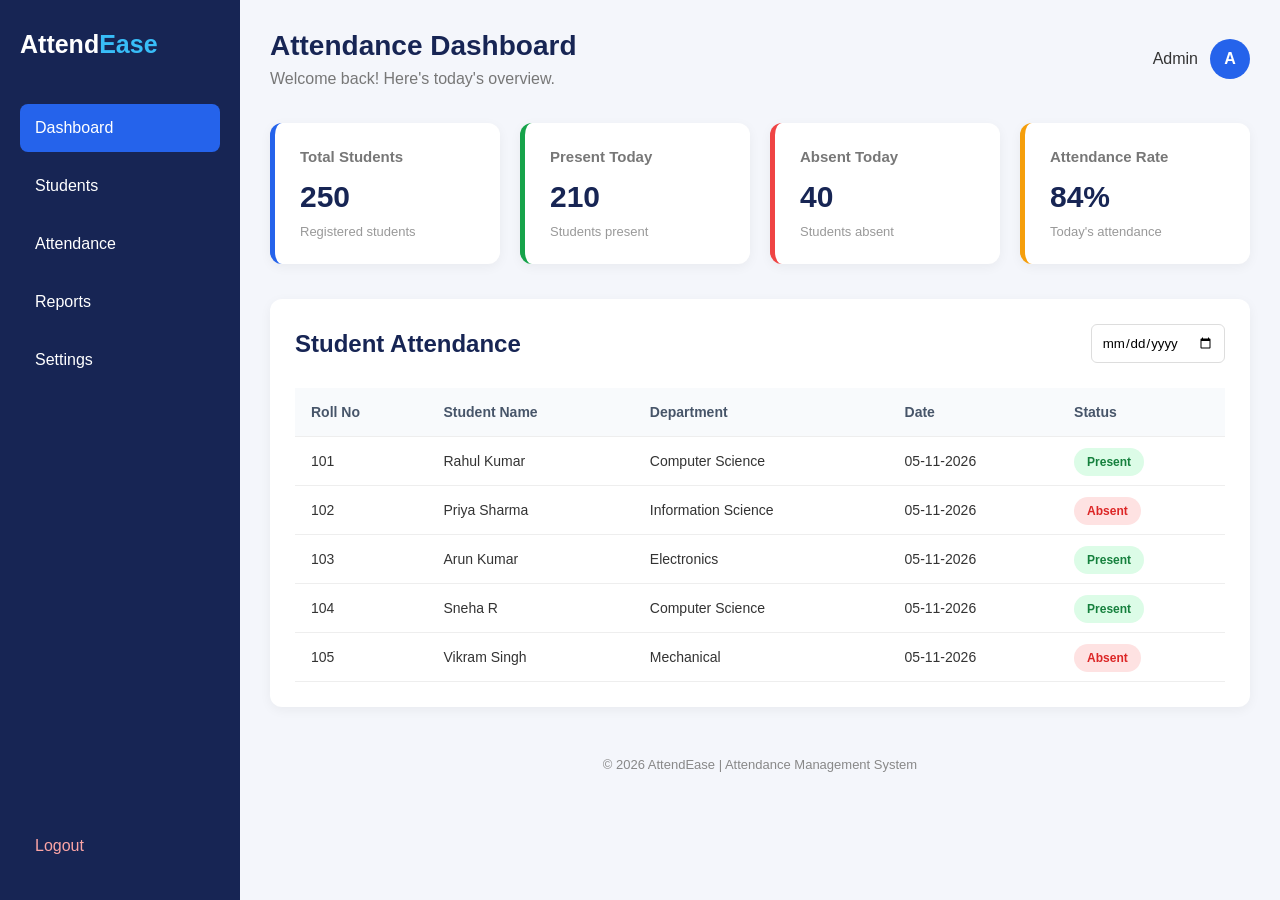
<file: docs/Index.html>
<!DOCTYPE html>
<html lang="en">
<head>
    <meta charset="UTF-8">
    <meta name="viewport" content="width=device-width, initial-scale=1.0">
    <title>Attendance Portal</title>
    <link rel="stylesheet" href="style.css">
</head>
<body>

<div class="container">

    <!-- Sidebar -->
    <aside class="sidebar">
        <h2>Attend<span>Ease</span></h2>

        <ul>
            <li class="active">Dashboard</li>
            <li>Students</li>
            <li>Attendance</li>
            <li>Reports</li>
            <li>Settings</li>
        </ul>

        <div class="logout">Logout</div>
    </aside>

    <!-- Main Content -->
    <main class="main-content">

        <header>
            <div>
                <h1>Attendance Dashboard</h1>
                <p>Welcome back! Here's today's overview.</p>
            </div>
            <div class="profile">
                <span>Admin</span>
                <div class="avatar">A</div>
            </div>
        </header>

        <!-- Summary Cards -->
        <section class="cards">

            <div class="card">
                <h3>Total Students</h3>
                <h2>250</h2>
                <p>Registered students</p>
            </div>

            <div class="card present">
                <h3>Present Today</h3>
                <h2>210</h2>
                <p>Students present</p>
            </div>

            <div class="card absent">
                <h3>Absent Today</h3>
                <h2>40</h2>
                <p>Students absent</p>
            </div>

            <div class="card percentage">
                <h3>Attendance Rate</h3>
                <h2>84%</h2>
                <p>Today's attendance</p>
            </div>

        </section>

        <!-- Attendance Table -->
        <section class="attendance-section">

            <div class="section-header">
                <h2>Student Attendance</h2>
                <input type="date" id="date">
            </div>

            <div class="table-container">
                <table>
                    <thead>
                    <tr>
                        <th>Roll No</th>
                        <th>Student Name</th>
                        <th>Department</th>
                        <th>Date</th>
                        <th>Status</th>
                    </tr>
                    </thead>

                    <tbody>
                    <tr>
                        <td>101</td>
                        <td>Rahul Kumar</td>
                        <td>Computer Science</td>
                        <td>05-11-2026</td>
                        <td><span class="status present-status">Present</span></td>
                    </tr>

                    <tr>
                        <td>102</td>
                        <td>Priya Sharma</td>
                        <td>Information Science</td>
                        <td>05-11-2026</td>
                        <td><span class="status absent-status">Absent</span></td>
                    </tr>

                    <tr>
                        <td>103</td>
                        <td>Arun Kumar</td>
                        <td>Electronics</td>
                        <td>05-11-2026</td>
                        <td><span class="status present-status">Present</span></td>
                    </tr>

                    <tr>
                        <td>104</td>
                        <td>Sneha R</td>
                        <td>Computer Science</td>
                        <td>05-11-2026</td>
                        <td><span class="status present-status">Present</span></td>
                    </tr>

                    <tr>
                        <td>105</td>
                        <td>Vikram Singh</td>
                        <td>Mechanical</td>
                        <td>05-11-2026</td>
                        <td><span class="status absent-status">Absent</span></td>
                    </tr>
                    </tbody>
                </table>
            </div>

        </section>

        <footer>
            © 2026 AttendEase | Attendance Management System
        </footer>

    </main>
</div>

</body>
</html>
</file>
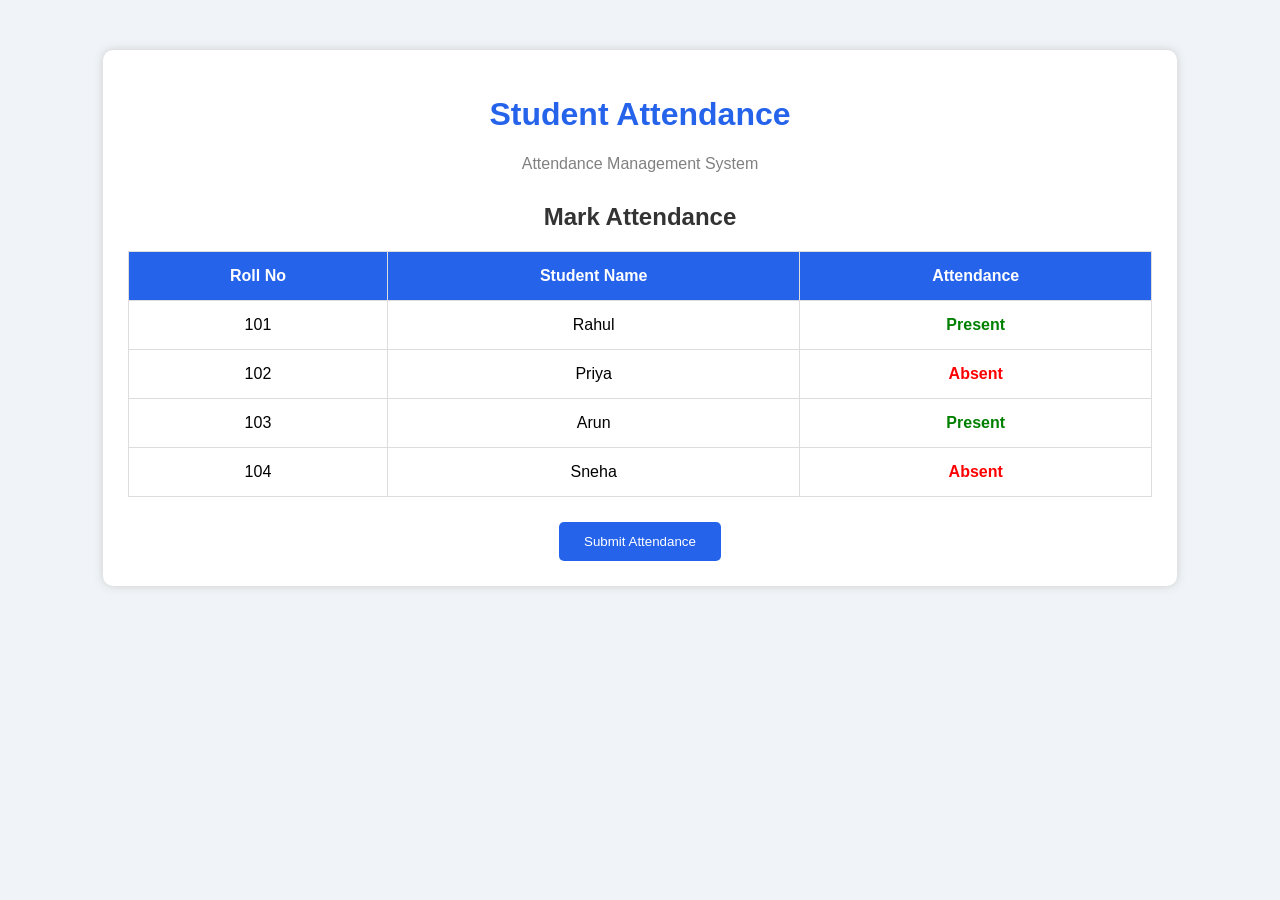
<file: src/main/resources/Index.html>
<!DOCTYPE html>
<html>
<head>
    <title>Student Attendance</title>
    <link rel="stylesheet" href="style.css">
</head>
<body>

<div class="container">
    <h1>Student Attendance</h1>
    <p>Attendance Management System</p>

    <h2>Mark Attendance</h2>

    <table>
        <tr>
            <th>Roll No</th>
            <th>Student Name</th>
            <th>Attendance</th>
        </tr>

        <tr>
            <td>101</td>
            <td>Rahul</td>
            <td><span class="present">Present</span></td>
        </tr>

        <tr>
            <td>102</td>
            <td>Priya</td>
            <td><span class="absent">Absent</span></td>
        </tr>

        <tr>
            <td>103</td>
            <td>Arun</td>
            <td><span class="present">Present</span></td>
        </tr>

        <tr>
            <td>104</td>
            <td>Sneha</td>
            <td><span class="absent">Absent</span></td>
        </tr>
    </table>

    <button>Submit Attendance</button>
</div>

</body>
</html>
</file>
<file: docs/style.css>
* {
    margin: 0;
    padding: 0;
    box-sizing: border-box;
    font-family: Arial, sans-serif;
}

body {
    background: #f4f6fb;
    color: #333;
}

.container {
    display: flex;
    min-height: 100vh;
}

/* Sidebar */

.sidebar {
    width: 240px;
    background: #172554;
    color: white;
    padding: 30px 20px;
    display: flex;
    flex-direction: column;
}

.sidebar h2 {
    margin-bottom: 45px;
    font-size: 25px;
}

.sidebar h2 span {
    color: #38bdf8;
}

.sidebar ul {
    list-style: none;
}

.sidebar ul li {
    padding: 15px;
    margin-bottom: 10px;
    border-radius: 8px;
    cursor: pointer;
    transition: 0.3s;
}

.sidebar ul li:hover,
.sidebar ul li.active {
    background: #2563eb;
}

.logout {
    margin-top: auto;
    padding: 15px;
    cursor: pointer;
    color: #fca5a5;
}

/* Main Content */

.main-content {
    flex: 1;
    padding: 30px;
    min-width: 0;
}

header {
    display: flex;
    justify-content: space-between;
    align-items: center;
    margin-bottom: 35px;
}

header h1 {
    font-size: 28px;
    color: #172554;
    margin-bottom: 8px;
}

header p {
    color: #777;
}

.profile {
    display: flex;
    align-items: center;
    gap: 12px;
}

.avatar {
    background: #2563eb;
    color: white;
    width: 40px;
    height: 40px;
    border-radius: 50%;
    display: grid;
    place-items: center;
    font-weight: bold;
}

/* Dashboard Cards */

.cards {
    display: grid;
    grid-template-columns: repeat(4, 1fr);
    gap: 20px;
    margin-bottom: 35px;
}

.card {
    background: white;
    padding: 25px;
    border-radius: 12px;
    box-shadow: 0 3px 12px rgba(0,0,0,0.05);
    border-left: 5px solid #2563eb;
}

.card h3 {
    font-size: 15px;
    color: #777;
    margin-bottom: 15px;
}

.card h2 {
    font-size: 30px;
    color: #172554;
    margin-bottom: 10px;
}

.card p {
    font-size: 13px;
    color: #999;
}

.card.present {
    border-color: #16a34a;
}

.card.absent {
    border-color: #ef4444;
}

.card.percentage {
    border-color: #f59e0b;
}

/* Attendance Table */

.attendance-section {
    background: white;
    padding: 25px;
    border-radius: 12px;
    box-shadow: 0 3px 12px rgba(0,0,0,0.05);
}

.section-header {
    display: flex;
    justify-content: space-between;
    align-items: center;
    margin-bottom: 25px;
}

.section-header h2 {
    color: #172554;
}

.section-header input {
    padding: 10px;
    border: 1px solid #ddd;
    border-radius: 6px;
    outline: none;
}

.table-container {
    width: 100%;
    overflow-x: auto;
}

table {
    width: 100%;
    border-collapse: collapse;
    min-width: 650px;
}

th, td {
    padding: 16px;
    text-align: left;
    border-bottom: 1px solid #eee;
}

th {
    background: #f8fafc;
    color: #475569;
    font-size: 14px;
}

td {
    font-size: 14px;
}

tr:hover {
    background: #f8fafc;
}

/* Status Labels */

.status {
    padding: 7px 13px;
    border-radius: 20px;
    font-size: 12px;
    font-weight: bold;
}

.present-status {
    background: #dcfce7;
    color: #15803d;
}

.absent-status {
    background: #fee2e2;
    color: #dc2626;
}

/* Footer */

footer {
    text-align: center;
    padding: 25px;
    margin-top: 25px;
    color: #888;
    font-size: 13px;
}

/* Responsive Design */

@media (max-width: 1000px) {
    .cards {
        grid-template-columns: repeat(2, 1fr);
    }
}

@media (max-width: 700px) {
    .container {
        flex-direction: column;
    }

    .sidebar {
        width: 100%;
        padding: 15px;
    }

    .sidebar h2 {
        margin-bottom: 15px;
    }

    .sidebar ul {
        display: flex;
        flex-wrap: wrap;
        gap: 5px;
    }

    .sidebar ul li {
        padding: 10px;
        margin: 0;
    }

    .logout {
        margin-top: 10px;
    }

    .main-content {
        padding: 18px;
    }

    header {
        align-items: flex-start;
        gap: 15px;
        flex-direction: column;
    }

    header h1 {
        font-size: 23px;
    }

    .cards {
        grid-template-columns: 1fr;
    }

    .section-header {
        align-items: flex-start;
        flex-direction: column;
        gap: 15px;
    }
}
</file>
<file: src/main/resources/style.css>
body {
    font-family: Arial, sans-serif;
    background-color: #f0f4f8;
    margin: 0;
    padding: 0;
}

.container {
    width: 80%;
    margin: 50px auto;
    background-color: white;
    padding: 25px;
    border-radius: 10px;
    text-align: center;
    box-shadow: 0 0 10px #ccc;
}

h1 {
    color: #2563eb;
}

p {
    color: gray;
}

h2 {
    margin-top: 30px;
    color: #333;
}

table {
    width: 100%;
    border-collapse: collapse;
    margin-top: 20px;
}

th, td {
    border: 1px solid #ddd;
    padding: 15px;
}

th {
    background-color: #2563eb;
    color: white;
}

.present {
    color: green;
    font-weight: bold;
}

.absent {
    color: red;
    font-weight: bold;
}

button {
    background-color: #2563eb;
    color: white;
    padding: 12px 25px;
    border: none;
    border-radius: 5px;
    margin-top: 25px;
    cursor: pointer;
}

button:hover {
    background-color: #1d4ed8;
}

@media (max-width: 600px) {
    .container {
        width: 90%;
        padding: 10px;
    }

    th, td {
        padding: 8px;
    }
}
</file>
